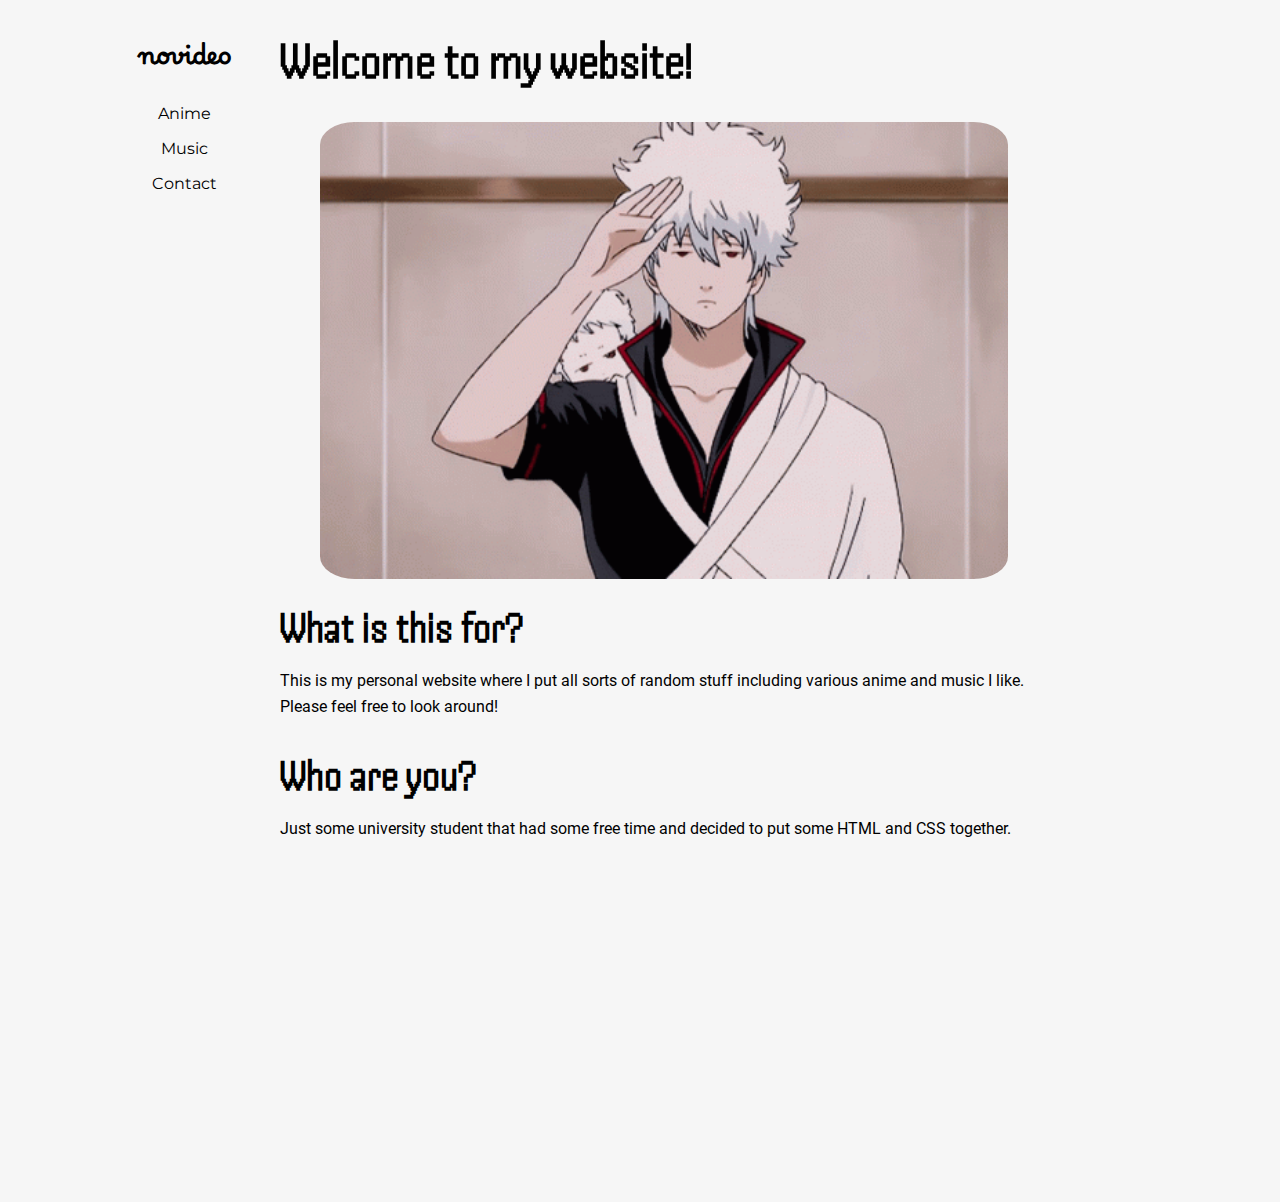
<file: index.html>
<!DOCTYPE html>
<html>
    <head>
        <meta charset = "utf-8">
        <title>novideo</title>
        <link rel="stylesheet" href="style.css">
        <meta name="viewport" content="width = device-width, initial-scale = 1">
        <link rel="shortcut icon" type="image/png" href="images/defaulticon.png">

        <meta property="og:title" content="novideo">
        <meta property="og:description" content="A personal website">
        <meta property="og:image" content="https://www.hdwallpapers.net/previews/shinsuke-takasugi-gintoki-sakata-gintama-505.jpg">
        <meta property="og:url" content="https://novideo.ca">
        <meta content="#43B581" data-react-helmet="true" name="theme-color" />
        <meta name="twitter:card" content="summary_large_image">        
    </head>
    
    <body>

        <header>
            <div>
                <strong>
                    <a href="./">novideo</a>
                </strong>
            </div>
            <div>
                <a href = "./anime">Anime</a>
                <a href = "./music">Music</a>
                <a href = "./contact">Contact</a>
            </div>
        </header>

        <main>
            <h1>Welcome to my website!</h1>
            <figure>
                <img src="images/gintoki_wave.gif" style="width:100%">
            </figure>
            
            <h2>What is this for?</h2>
            <p>This is my personal website where I put all sorts of random stuff including various anime and music I like. Please feel free to look around!</p>
            
            <h2>Who are you?</h2>
            <p>Just some university student that had some free time and decided to put some HTML and CSS together.</p>
        </main>

    </body>
</html>
</file>
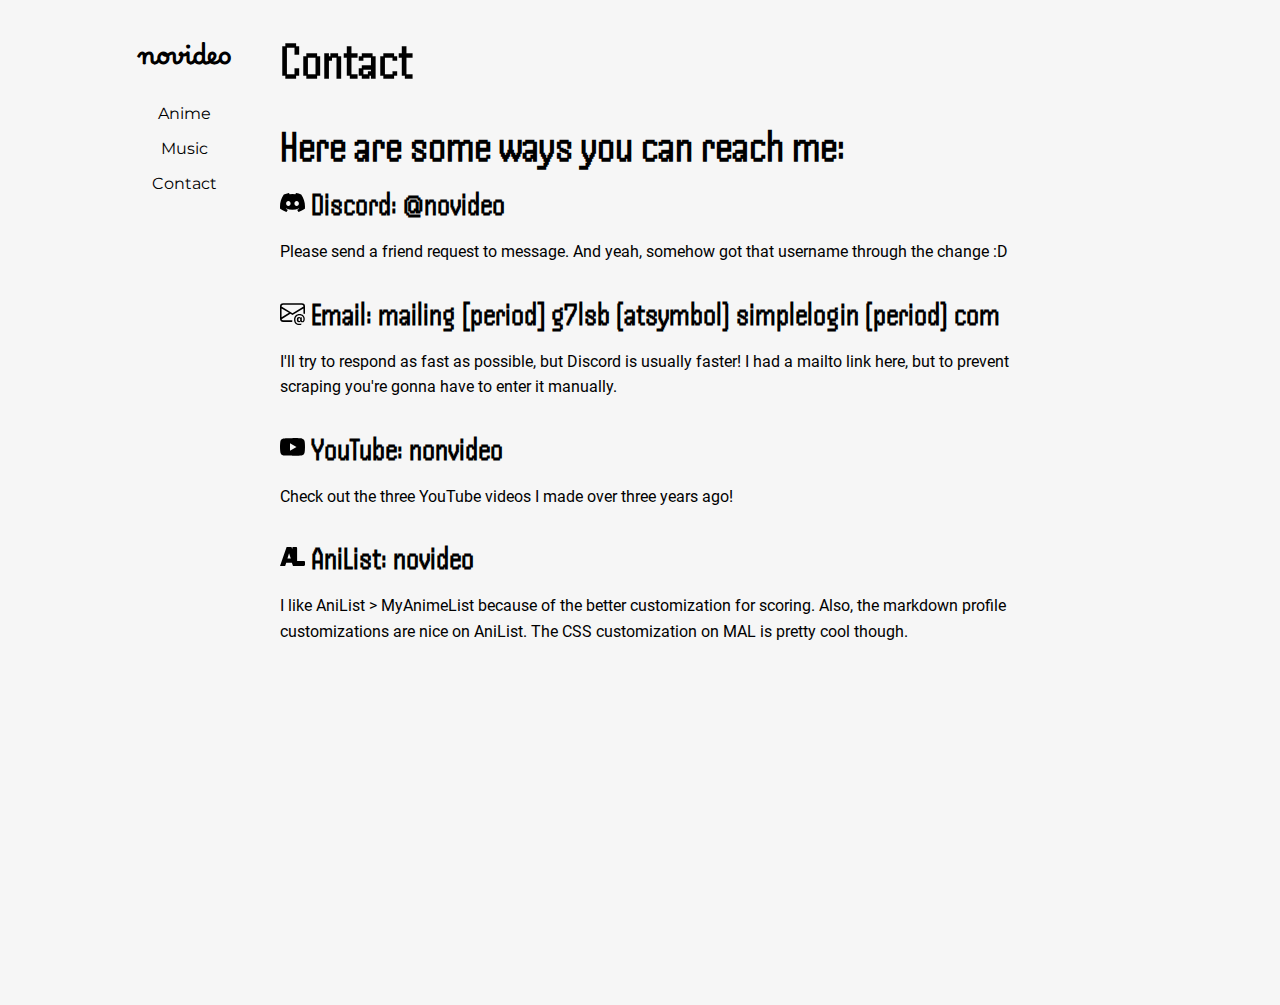
<file: contact.html>
<!DOCTYPE html>
<html>
    <head>
        <meta charset = "utf-8">
        <title>Contact</title>
        <link rel="stylesheet" href="style.css">
        <meta name="viewport" content="width = device-width, initial-scale = 1">
        <link rel="shortcut icon" type="image/png" href="images/defaulticon.png">

        <meta property="og:title" content="novideo">
        <meta property="og:description" content="A personal website">
        <meta property="og:image" content="https://www.hdwallpapers.net/previews/shinsuke-takasugi-gintoki-sakata-gintama-505.jpg">
        <meta property="og:url" content="https://novideo.ca">
        <meta content="#43B581" data-react-helmet="true" name="theme-color" />
        <meta name="twitter:card" content="summary_large_image">    
    </head>
    
    <body>

        <header>
            <div>
                <strong>
                    <a href="./">novideo</a>
                </strong>
            </div>
            <div>
                <a href = "./anime">Anime</a>
                <a href = "./music">Music</a>
                <a href = "./contact">Contact</a>
            </div>
        </header>

        <main>
            <h1>Contact</h1>
            <h2>Here are some ways you can reach me:</h2>

            <h3>
                <img src="images/discord.svg" width="25" height="25"> Discord: @<b>novideo</b>
            </h3>
            <p>Please send a friend request to message. And yeah, somehow got that username through the change :D</p>

            <h3> 
                <img src="images/email.svg" width="25" height="25"> Email: <b>mailing [period] g7lsb (atsymbol) simplelogin (period) com</b>
            </h3>
            <p>I'll try to respond as fast as possible, but Discord is usually faster! I had a mailto link here, but to prevent scraping you're gonna have to enter it manually.</p>

            <h3>
                <a href="https://www.youtube.com/channel/UCAk_hH_gJxBcKD_XaU-vL_w" target="blank">
                    <img src="images/youtube.svg" width="25" height="25"> YouTube: <b>nonvideo</b>
                </a>
            </h3>
            <p>Check out the three YouTube videos I made over three years ago!</p>

            <h3>
                <a href="https://anilist.co/user/novideo/" target="blank">
                    <img src="images/anilist.svg" width="25" height="25"> AniList: <b>novideo</b>
                </a>
            </h3>
            <p>I like AniList > MyAnimeList because of the better customization for scoring. Also, the markdown profile customizations are nice on AniList. The CSS customization on MAL is pretty cool though.</p>

        </main>

    </body>
</html>
</file>
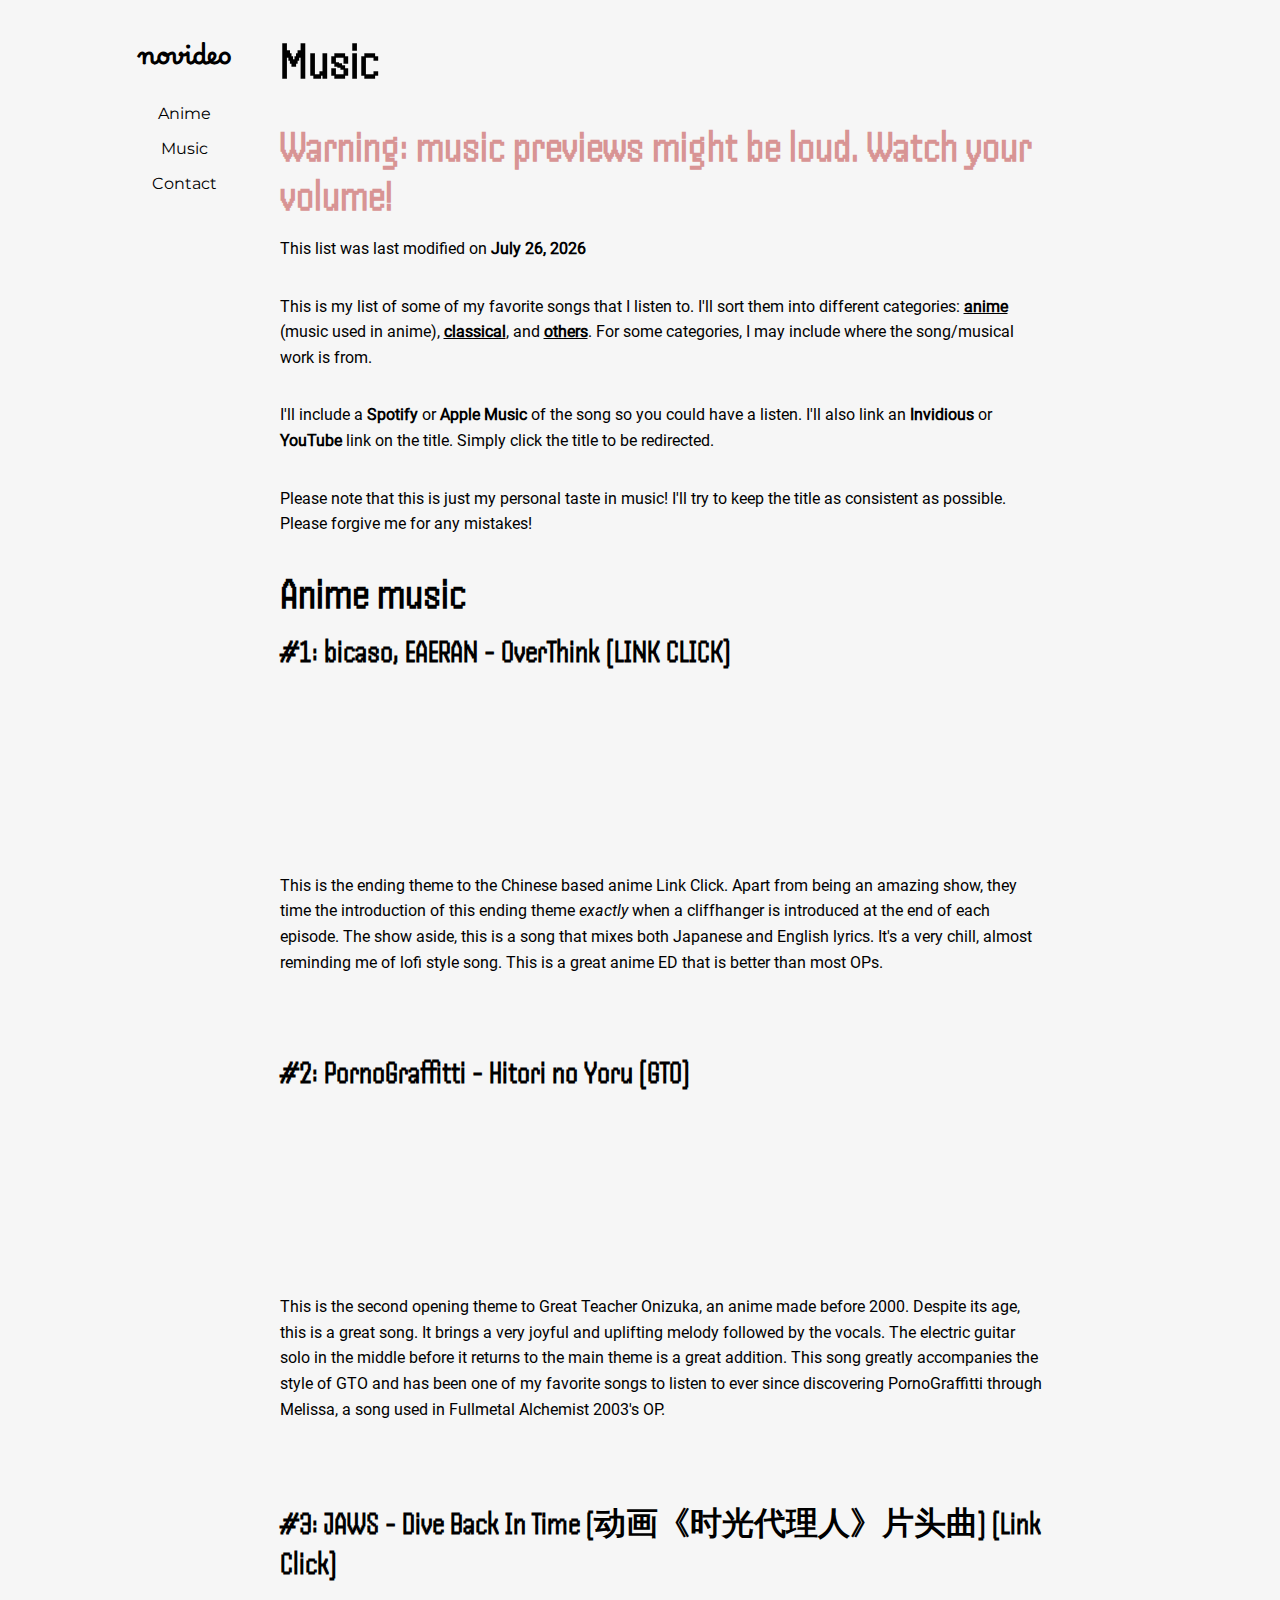
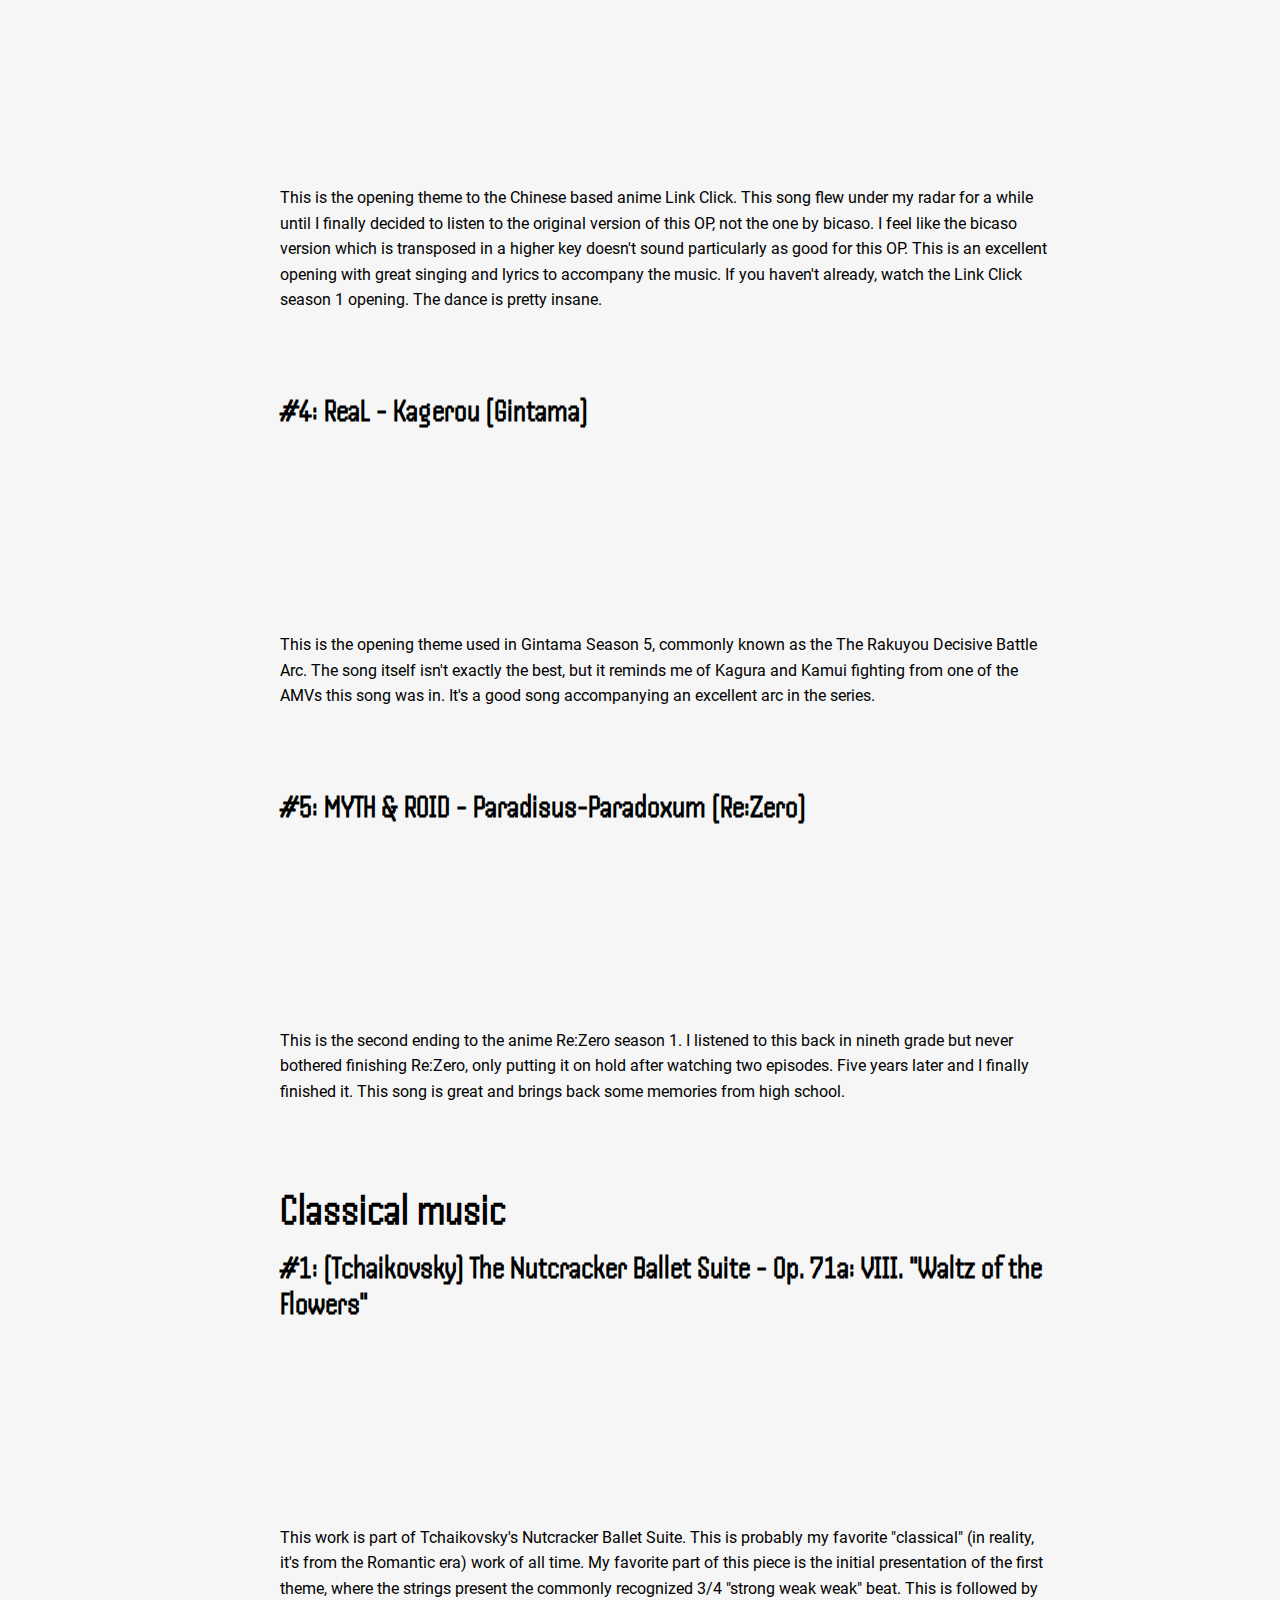
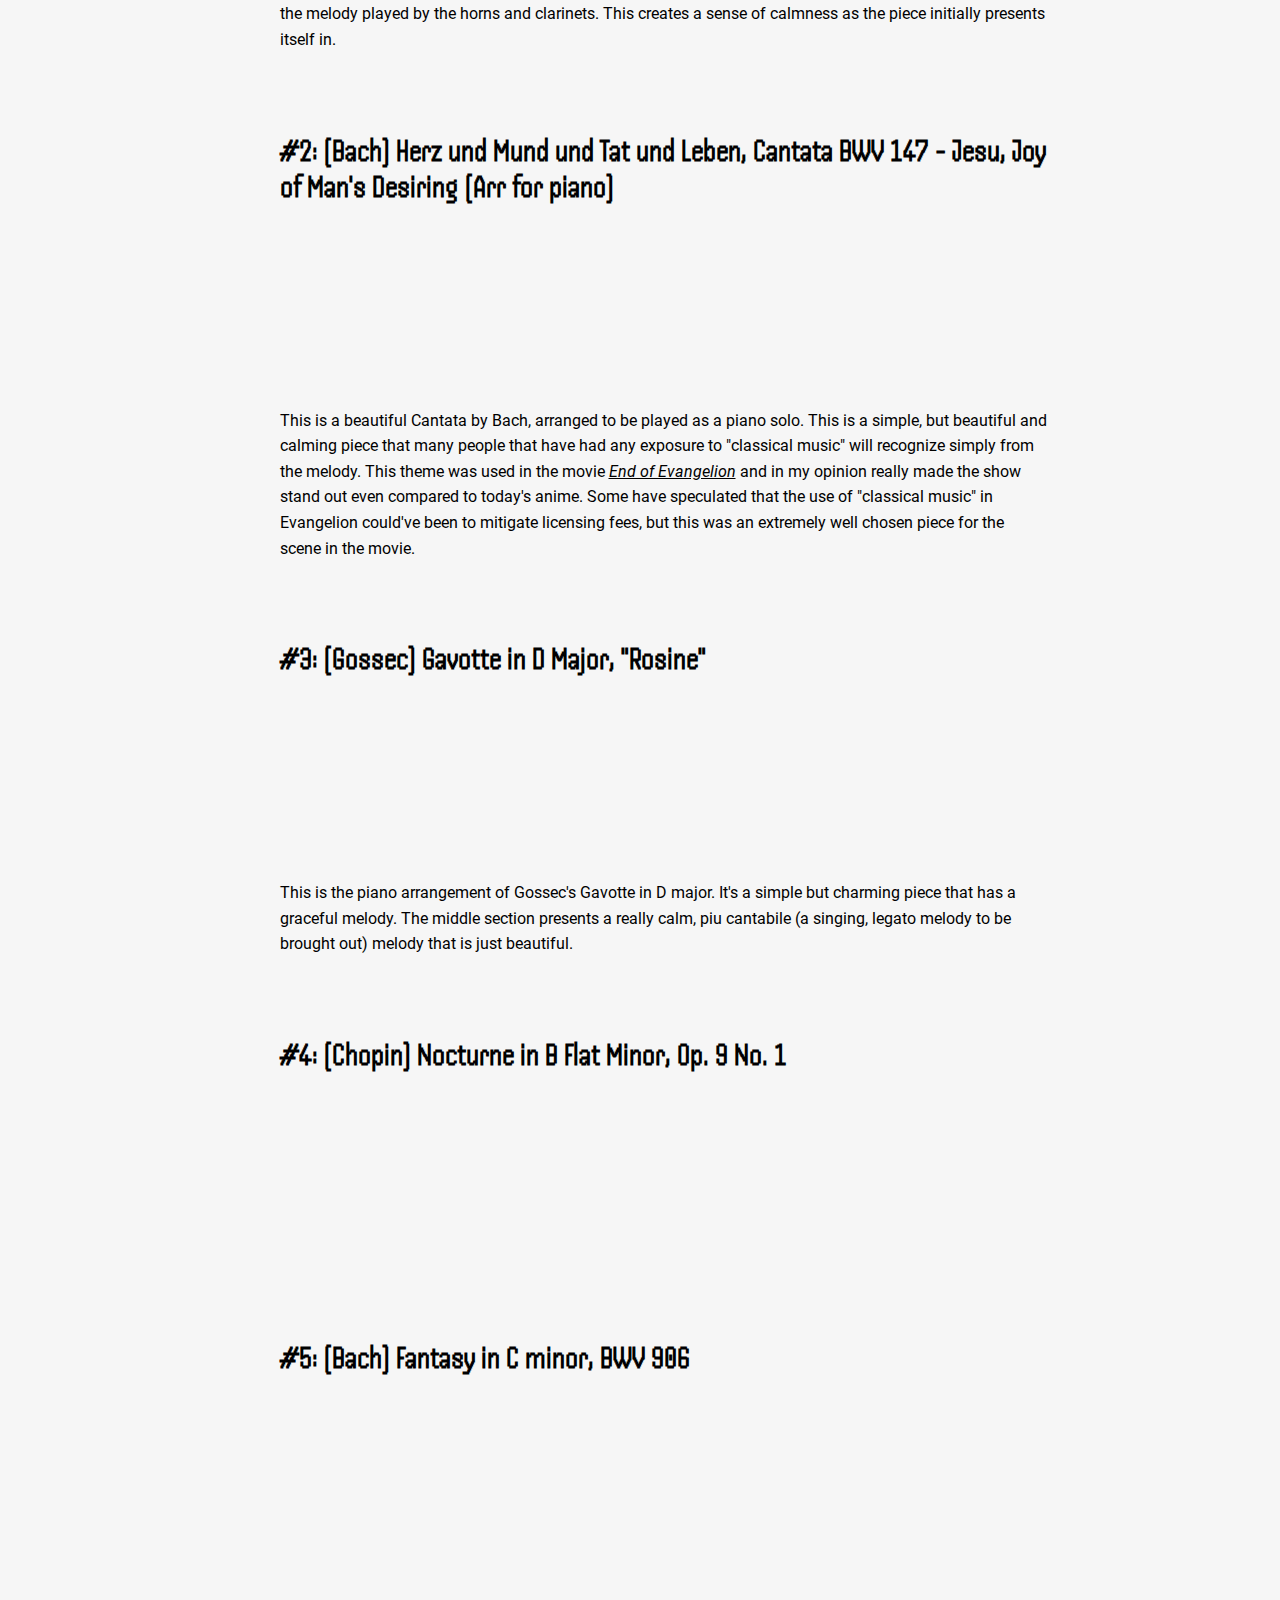
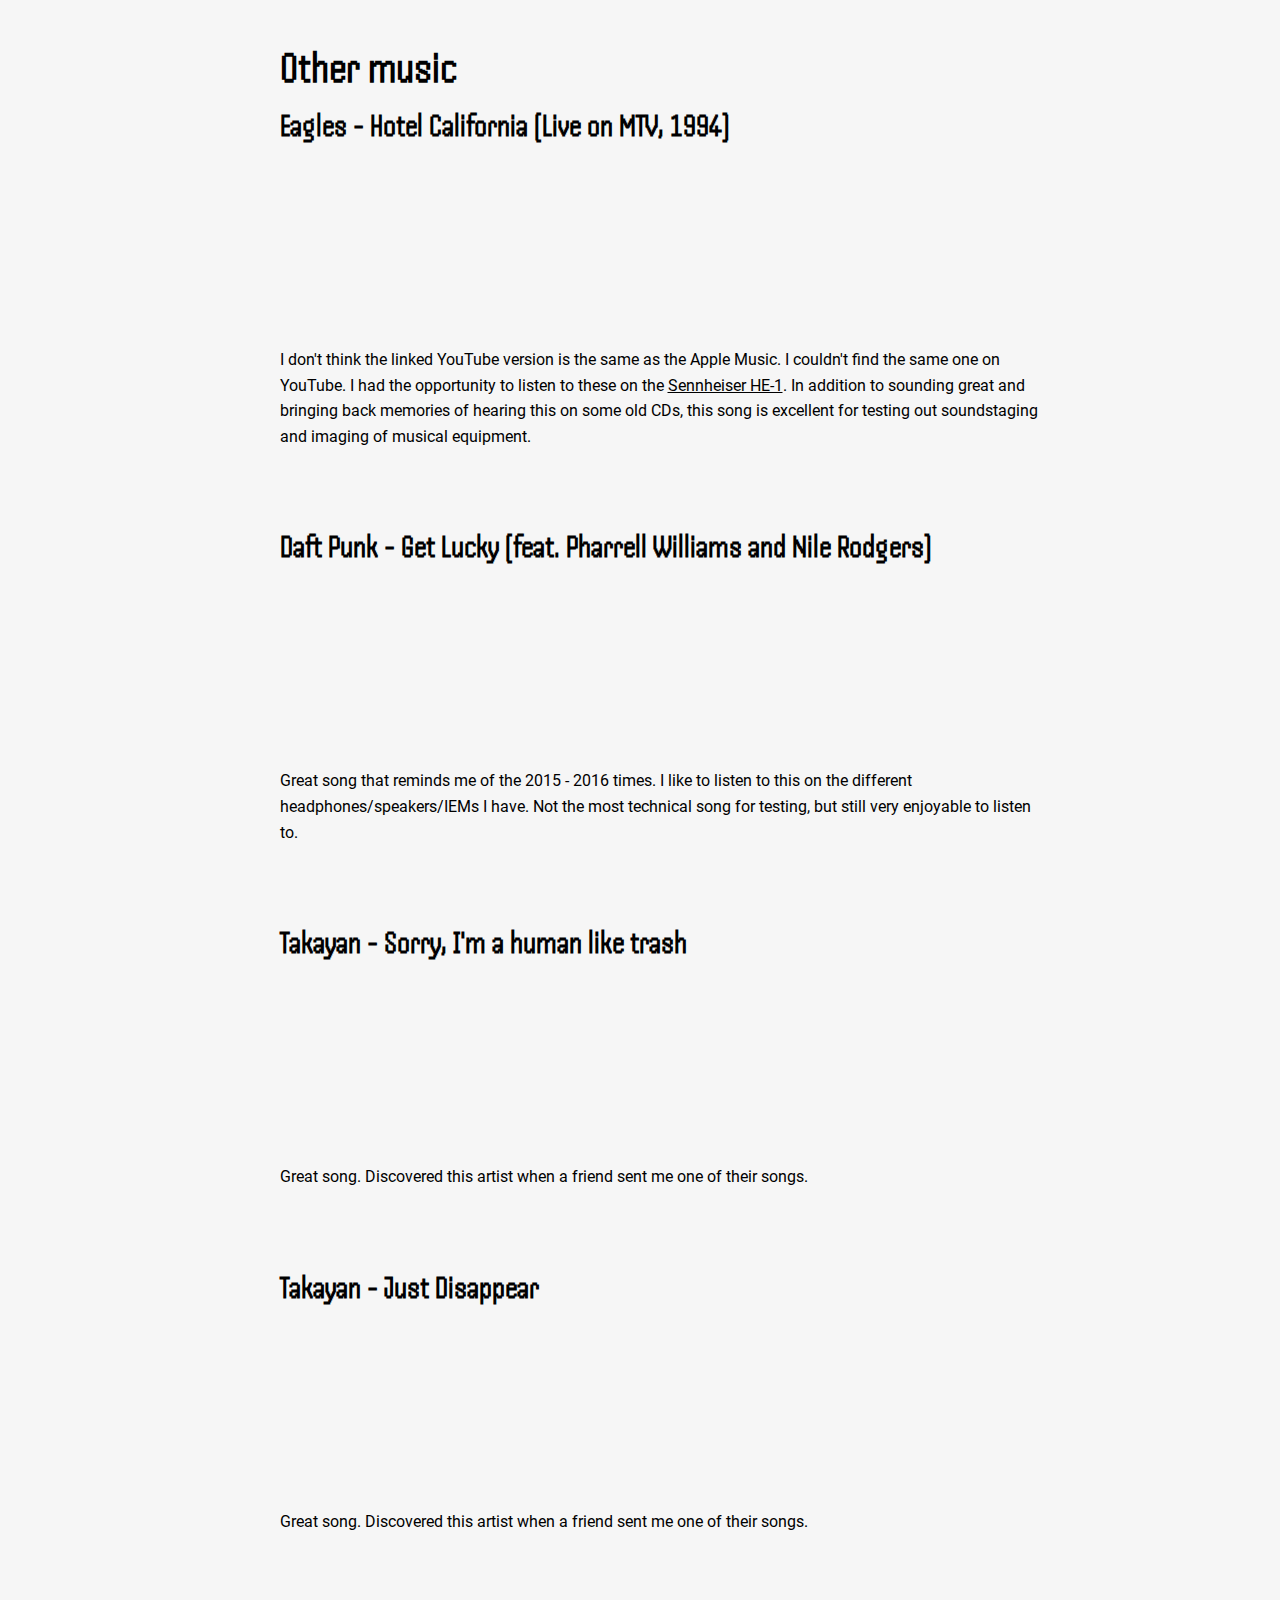
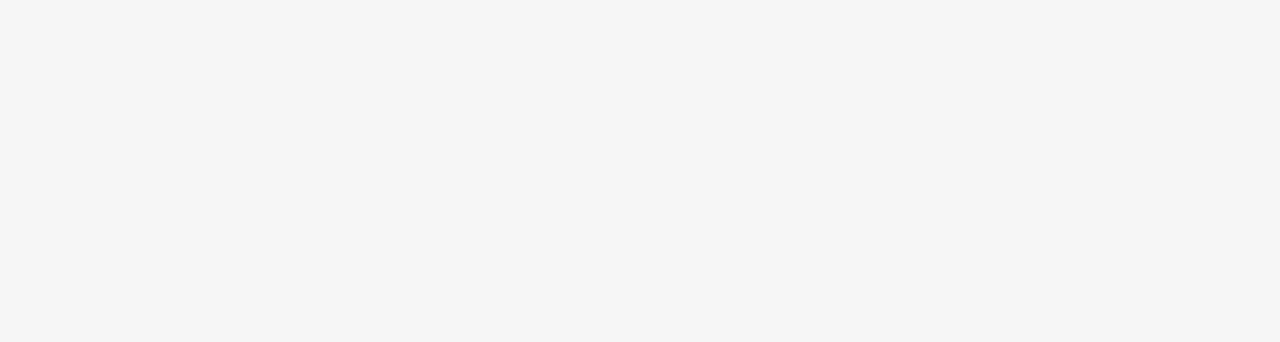
<file: music.html>
<!DOCTYPE html>
<html>
    <head>
        <meta charset = "utf-8">
        <title>Music</title>
        <link rel="stylesheet" href="style.css">
        <meta name="viewport" content="width = device-width, initial-scale = 1">
        <link rel="shortcut icon" type="image/png" href="images/defaulticon.png">
        
        <meta property="og:title" content="novideo">
        <meta property="og:description" content="A personal website">
        <meta property="og:image" content="https://www.hdwallpapers.net/previews/shinsuke-takasugi-gintoki-sakata-gintama-505.jpg">
        <meta property="og:url" content="https://novideo.ca">
        <meta content="#43B581" data-react-helmet="true" name="theme-color" />
        <meta name="twitter:card" content="summary_large_image">    
        <script>
            document.addEventListener("DOMContentLoaded", function() {
                var lastModified = new Date(document.lastModified);
                const options = { year: 'numeric', month: 'long', day: 'numeric' };
                var formattedDate = lastModified.toLocaleDateString(undefined, options);
                document.getElementById("lastModified").textContent = formattedDate;
            });
        </script>
    </head>
    
    <body>
        <header>
            <div>
                <strong>
                    <a href="./">novideo</a>
                </strong>
            </div>
            <div>
                <a href = "./anime">Anime</a>
                <a href = "./music">Music</a>
                <a href = "./contact">Contact</a>
            </div>
        </header>

        <main>
            <h1>Music</h1>
            <h2 style="color: #d89494">Warning: music previews might be loud. Watch your volume!</h2>

            <p>This list was last modified on <b><span id="lastModified"></span></b></p>
            <p>This is my list of some of my favorite songs that I listen to. I'll sort them into different categories: <a href="#anime_section"><b>anime</b></a> (music used in anime), <a href="#classical_section"><b>classical</b></a>, and <a href="#other_section"><b>others</b></a>. For some categories, I may include where the song/musical work is from.</p>
            <p>I'll include a <b>Spotify</b> or <b>Apple Music</b> of the song so you could have a listen. I'll also link an <b>Invidious</b> or <b>YouTube</b> link on the title. Simply click the title to be redirected.</p>
            <p>Please note that this is just my personal taste in music! I'll try to keep the title as consistent as possible. Please forgive me for any mistakes!</p>
            

            <h2 id="anime_section">Anime music</h2>
            <h3 style="margin-bottom: 0.5rem;">
                <a href="https://par1.iv.ggtyler.dev/watch?v=uumQcmD313M" target="blank">
                    #1: bicaso, EAERAN - OverThink (LINK CLICK)
                </a>
            </h3>
            <iframe allow="autoplay *; encrypted-media *; fullscreen *; clipboard-write" frameborder="0" height="175" style="width:100%;overflow:hidden;border-radius:10px;" sandbox="allow-forms allow-popups allow-same-origin allow-scripts allow-storage-access-by-user-activation allow-top-navigation-by-user-activation" src="https://embed.music.apple.com/us/album/overthink-feat-eaeran/1606089338?i=1606089348"></iframe>
            <p style="margin-bottom: 5rem;">
                This is the ending theme to the Chinese based anime Link Click. Apart from being an
                amazing show, they time the introduction of this ending theme <i>exactly</i> when
                a cliffhanger is introduced at the end of each episode. The show aside, this is a
                song that mixes both Japanese and English lyrics. It's a very chill, almost reminding
                me of lofi style song. This is a great anime ED that is better than most OPs.
            </p>

            <h3 style="margin-bottom: 0.5rem;">
                <a href="https://par1.iv.ggtyler.dev/watch?v=DHAsuzinals" target="blank">
                    #2: PornoGraffitti - Hitori no Yoru (GTO)
                </a>
            </h3>
            <iframe allow="autoplay *; encrypted-media *; fullscreen *; clipboard-write" frameborder="0" height="175" style="width:100%;overflow:hidden;border-radius:10px;" sandbox="allow-forms allow-popups allow-same-origin allow-scripts allow-storage-access-by-user-activation allow-top-navigation-by-user-activation" src="https://embed.music.apple.com/us/album/lonely-night/1434041611?i=1434041797"></iframe>
            <p style="margin-bottom: 5rem;">
                This is the second opening theme to Great Teacher Onizuka, an anime made before 2000.
                Despite its age, this is a great song. It brings a very joyful and uplifting melody followed
                by the vocals. The electric guitar solo in the middle before it returns to the main theme is 
                a great addition. This song greatly accompanies the style of GTO and has been one of my
                favorite songs to listen to ever since discovering PornoGraffitti through Melissa, a song used 
                in Fullmetal Alchemist 2003's OP.
            </p>

            <h3 style="margin-bottom: 0.5rem;">
                <a href="https://par1.iv.ggtyler.dev/watch?v=JfYPvPWSy0w" target="blank">
                    #3: JAWS - Dive Back In Time (动画《时光代理人》片头曲) (Link Click)
                </a>
            </h3>
            <iframe allow="autoplay *; encrypted-media *; fullscreen *; clipboard-write" frameborder="0" height="175" style="width:100%;overflow:hidden;border-radius:10px;" sandbox="allow-forms allow-popups allow-same-origin allow-scripts allow-storage-access-by-user-activation allow-top-navigation-by-user-activation" src="https://embed.music.apple.com/us/album/dive-back-in-time-%E5%8A%A8%E7%94%BB-%E6%97%B6%E5%85%89%E4%BB%A3%E7%90%86%E4%BA%BA-%E7%89%87%E5%A4%B4%E6%9B%B2/1636369626?i=1636369629"></iframe>
            <p style="margin-bottom: 5rem;">
                This is the opening theme to the Chinese based anime Link Click. This song flew under my radar
                for a while until I finally decided to listen to the original version of this OP, not the one by bicaso.
                I feel like the bicaso version which is transposed in a higher key doesn't sound particularly as good 
                for this OP. This is an excellent opening with great singing and lyrics to accompany the music. If you haven't already,
                watch the Link Click season 1 opening. The dance is pretty insane.
            </p>

            <h3 style="margin-bottom: 0.5rem;">
                <a href="https://par1.iv.ggtyler.dev/watch?v=MVY7N1DwRPA" target="blank">
                    #4: ReaL - Kagerou (Gintama)
                </a>
            </h3>
            <iframe allow="autoplay *; encrypted-media *; fullscreen *; clipboard-write" frameborder="0" height="175" style="width:100%;overflow:hidden;border-radius:10px;" sandbox="allow-forms allow-popups allow-same-origin allow-scripts allow-storage-access-by-user-activation allow-top-navigation-by-user-activation" src="https://embed.music.apple.com/us/album/kagerou/1538259803?i=1538259804"></iframe>
            <p style="margin-bottom: 5rem;">
                This is the opening theme used in Gintama Season 5, commonly known as the The Rakuyou Decisive Battle Arc. 
                The song itself isn't exactly the best, but it reminds me of Kagura and Kamui fighting from one of the AMVs 
                this song was in. It's a good song accompanying an excellent arc in the series.
            </p>

            <h3 style="margin-bottom: 0.5rem;">
                <a href="https://par1.iv.ggtyler.dev/watch?v=K5bm_ER9CKw" target="blank">
                    #5: MYTH & ROID - Paradisus-Paradoxum (Re:Zero)
                </a>
            </h3>
            <iframe allow="autoplay *; encrypted-media *; fullscreen *; clipboard-write" frameborder="0" height="175" style="width:100%;overflow:hidden;border-radius:10px;" sandbox="allow-forms allow-popups allow-same-origin allow-scripts allow-storage-access-by-user-activation allow-top-navigation-by-user-activation" src="https://embed.music.apple.com/us/album/paradisus-paradoxum/1225107690?i=1225107694"></iframe>
            <p style="margin-bottom: 5rem;">
                This is the second ending to the anime Re:Zero season 1. I listened to this back in 
                nineth grade but never bothered finishing Re:Zero, only putting it on hold after watching two episodes. 
                Five years later and I finally finished it. This song is great and brings back some memories from high school.
            </p>


            <h2 id="classical_section">Classical music</h2>
            <h3 style="margin-bottom: 0.5rem;">
                <a href="https://par1.iv.ggtyler.dev/watch?v=YPw3efunBXw" target="blank">
                    #1: (Tchaikovsky) The Nutcracker Ballet Suite - Op. 71a: VIII. "Waltz of the Flowers"
                </a>
            </h3>
            <iframe allow="autoplay *; encrypted-media *; fullscreen *; clipboard-write" frameborder="0" height="175" style="width:100%;overflow:hidden;border-radius:10px;" sandbox="allow-forms allow-popups allow-same-origin allow-scripts allow-storage-access-by-user-activation allow-top-navigation-by-user-activation" src="https://embed.music.apple.com/us/album/the-nutcracker-op-71-act-ii-no-13-waltz-of-the-flowers/752033492?i=752036438"></iframe>
            <p style="margin-bottom: 5rem;">
                This work is part of Tchaikovsky's Nutcracker Ballet Suite. This is probably my favorite
                "classical" (in reality, it's from the Romantic era) work of all time. My favorite part of this piece
                is the initial presentation of the first theme, where the strings present the commonly recognized 3/4 
                "strong weak weak" beat. This is followed by the melody played by the horns and clarinets. This creates 
                a sense of calmness as the piece initially presents itself in.
            </p>

            <h3 style="margin-bottom: 0.5rem;">
                <a href="https://www.youtube.com/watch?v=NA12NaFMF9o" target="blank">
                    #2: (Bach) Herz und Mund und Tat und Leben, Cantata BWV 147 - Jesu, Joy of Man's Desiring (Arr for piano)
                </a>
            </h3>
            <iframe allow="autoplay *; encrypted-media *; fullscreen *; clipboard-write" frameborder="0" height="175" style="width:100%;overflow:hidden;border-radius:10px;" sandbox="allow-forms allow-popups allow-same-origin allow-scripts allow-storage-access-by-user-activation allow-top-navigation-by-user-activation" src="https://embed.music.apple.com/us/album/herz-und-mund-und-tat-und-leben-cantata-bwv-147-jesu/1577776877?i=1577793875"></iframe>
            <p style="margin-bottom: 5rem;">
                This is a beautiful Cantata by Bach, arranged to be played as a piano solo. This is a simple, but beautiful
                and calming piece that many people that have had any exposure to "classical music" will recognize simply 
                from the melody. This theme was used in the movie <a href="https://anilist.co/anime/32/Neon-Genesis-Evangelion-The-End-of-Evangelion/" target="blank"><i>End of Evangelion</i></a> and in my opinion really made 
                the show stand out even compared to today's anime. Some have speculated that the use of "classical music" in 
                Evangelion could've been to mitigate licensing fees, but this was an extremely well chosen piece for the scene in the 
                movie.
            </p>
            
            <h3 style="margin-bottom: 0.5rem;">
                <a href="https://www.youtube.com/watch?v=c7un99bX8MI" target="blank">
                    #3: (Gossec) Gavotte in D Major, "Rosine"
                </a>
            </h3>
            <iframe allow="autoplay *; encrypted-media *; fullscreen *; clipboard-write" frameborder="0" height="175" style="width:100%;overflow:hidden;border-radius:10px;" sandbox="allow-forms allow-popups allow-same-origin allow-scripts allow-storage-access-by-user-activation allow-top-navigation-by-user-activation" src="https://embed.music.apple.com/us/album/gavotte-in-d-major-rosine/537694762?i=537695034"></iframe>
            <p style="margin-bottom: 5rem;">
                This is the piano arrangement of Gossec's Gavotte in D major. It's a simple but charming piece that has a 
                graceful melody. The middle section presents a really calm, piu cantabile (a singing, legato melody to be brought out) 
                melody that is just beautiful. 
            </p>

            <h3 style="margin-bottom: 0.5rem;">
                <a href="https://www.youtube.com/watch?v=o0saoNpTGwQ" target="blank">
                    #4: (Chopin) Nocturne in B Flat Minor, Op. 9 No. 1
                </a>
            </h3>
            <iframe allow="autoplay *; encrypted-media *; fullscreen *; clipboard-write" frameborder="0" height="175" style="width:100%;overflow:hidden;border-radius:10px;" sandbox="allow-forms allow-popups allow-same-origin allow-scripts allow-storage-access-by-user-activation allow-top-navigation-by-user-activation" src="https://embed.music.apple.com/us/album/nocturne-in-b-flat-minor-op-9-no-1/882914106?i=882914381"></iframe>
            <p style="margin-bottom: 5rem;">
            
            </p>

            <h3 style="margin-bottom: 0.5rem;">
                <a href="https://www.youtube.com/watch?v=FR9sScMeS_o" target="blank">
                    #5: (Bach) Fantasy in C minor, BWV 906
                </a>
            </h3>
            <iframe allow="autoplay *; encrypted-media *; fullscreen *; clipboard-write" frameborder="0" height="175" style="width:100%;overflow:hidden;border-radius:10px;" sandbox="allow-forms allow-popups allow-same-origin allow-scripts allow-storage-access-by-user-activation allow-top-navigation-by-user-activation" src="https://embed.music.apple.com/us/album/fantasy-in-c-minor-bwv-906/423347626?i=423347663"></iframe>
            <p style="margin-bottom: 5rem;"></p>


            <h2 id="other_section">Other music</h2>
            <h3 style="margin-bottom: 0.5rem;">
                <a href="https://www.youtube.com/watch?v=LiVTN28ZTGk" target="blank">
                    Eagles - Hotel California (Live on MTV, 1994)
                </a>
            </h3>
            <iframe allow="autoplay *; encrypted-media *; fullscreen *; clipboard-write" frameborder="0" height="175" style="width:100%;overflow:hidden;border-radius:10px;" sandbox="allow-forms allow-popups allow-same-origin allow-scripts allow-storage-access-by-user-activation allow-top-navigation-by-user-activation" src="https://embed.music.apple.com/us/album/hotel-california-live-on-mtv-1994/1453924216?i=1453925093"></iframe>
            <p style="margin-bottom: 5rem;">
                I don't think the linked YouTube version is the same 
                as the Apple Music. I couldn't find the same one on YouTube. I had the opportunity 
                to listen to these on the <a href="https://www.sennheiser-hearing.com/en-CA/p/sennheiser-he-1/" target="blank">Sennheiser HE-1</a>. 
                In addition to sounding great and bringing back memories of hearing this on some old CDs, this song is 
                excellent for testing out soundstaging and imaging of musical equipment.
            </p>

            <h3 style="margin-bottom: 0.5rem;">
                <a href="https://www.youtube.com/watch?v=4D7u5KF7SP8" target="blank">
                    Daft Punk - Get Lucky (feat. Pharrell Williams and Nile Rodgers)
                </a>
            </h3>
            <iframe allow="autoplay *; encrypted-media *; fullscreen *; clipboard-write" frameborder="0" height="175" style="width:100%;overflow:hidden;border-radius:10px;" sandbox="allow-forms allow-popups allow-same-origin allow-scripts allow-storage-access-by-user-activation allow-top-navigation-by-user-activation" src="https://embed.music.apple.com/us/album/get-lucky/617154241?i=617154366"></iframe>
            <p style="margin-bottom: 5rem;">
                Great song that reminds me of the 2015 - 2016 times. 
                I like to listen to this on the different headphones/speakers/IEMs I have. 
                Not the most technical song for testing, but still very enjoyable to listen to.
            </p>

            <h3 style="margin-bottom: 0.5rem;">
                <a href="https://www.youtube.com/watch?v=L0XoEb3xujE" target="blank">
                    Takayan - Sorry, I'm a human like trash
                </a>
            </h3>
            <iframe allow="autoplay *; encrypted-media *; fullscreen *; clipboard-write" frameborder="0" height="175" style="width:100%;overflow:hidden;border-radius:10px;" sandbox="allow-forms allow-popups allow-same-origin allow-scripts allow-storage-access-by-user-activation allow-top-navigation-by-user-activation" src="https://embed.music.apple.com/us/album/sorry-im-a-human-like-trash/1522840016?i=1522840025"></iframe>
            <p style="margin-bottom: 5rem;">
                Great song. Discovered this artist when a friend sent me one of their songs.
            </p>

            <h3 style="margin-bottom: 0.5rem;">
                <a href="https://www.youtube.com/watch?v=Ezx-b8LSOf4" target="blank">
                    Takayan - Just Disappear
                </a>
            </h3>
            <iframe allow="autoplay *; encrypted-media *; fullscreen *; clipboard-write" frameborder="0" height="175" style="width:100%;overflow:hidden;border-radius:10px;" sandbox="allow-forms allow-popups allow-same-origin allow-scripts allow-storage-access-by-user-activation allow-top-navigation-by-user-activation" src="https://embed.music.apple.com/us/album/just-disappear/1516727278?i=1516727500"></iframe>
            <p style="margin-bottom: 5rem;">
                Great song. Discovered this artist when a friend sent me one of their songs.
            </p>
            
        </main>
    </body>
</html>
</file>
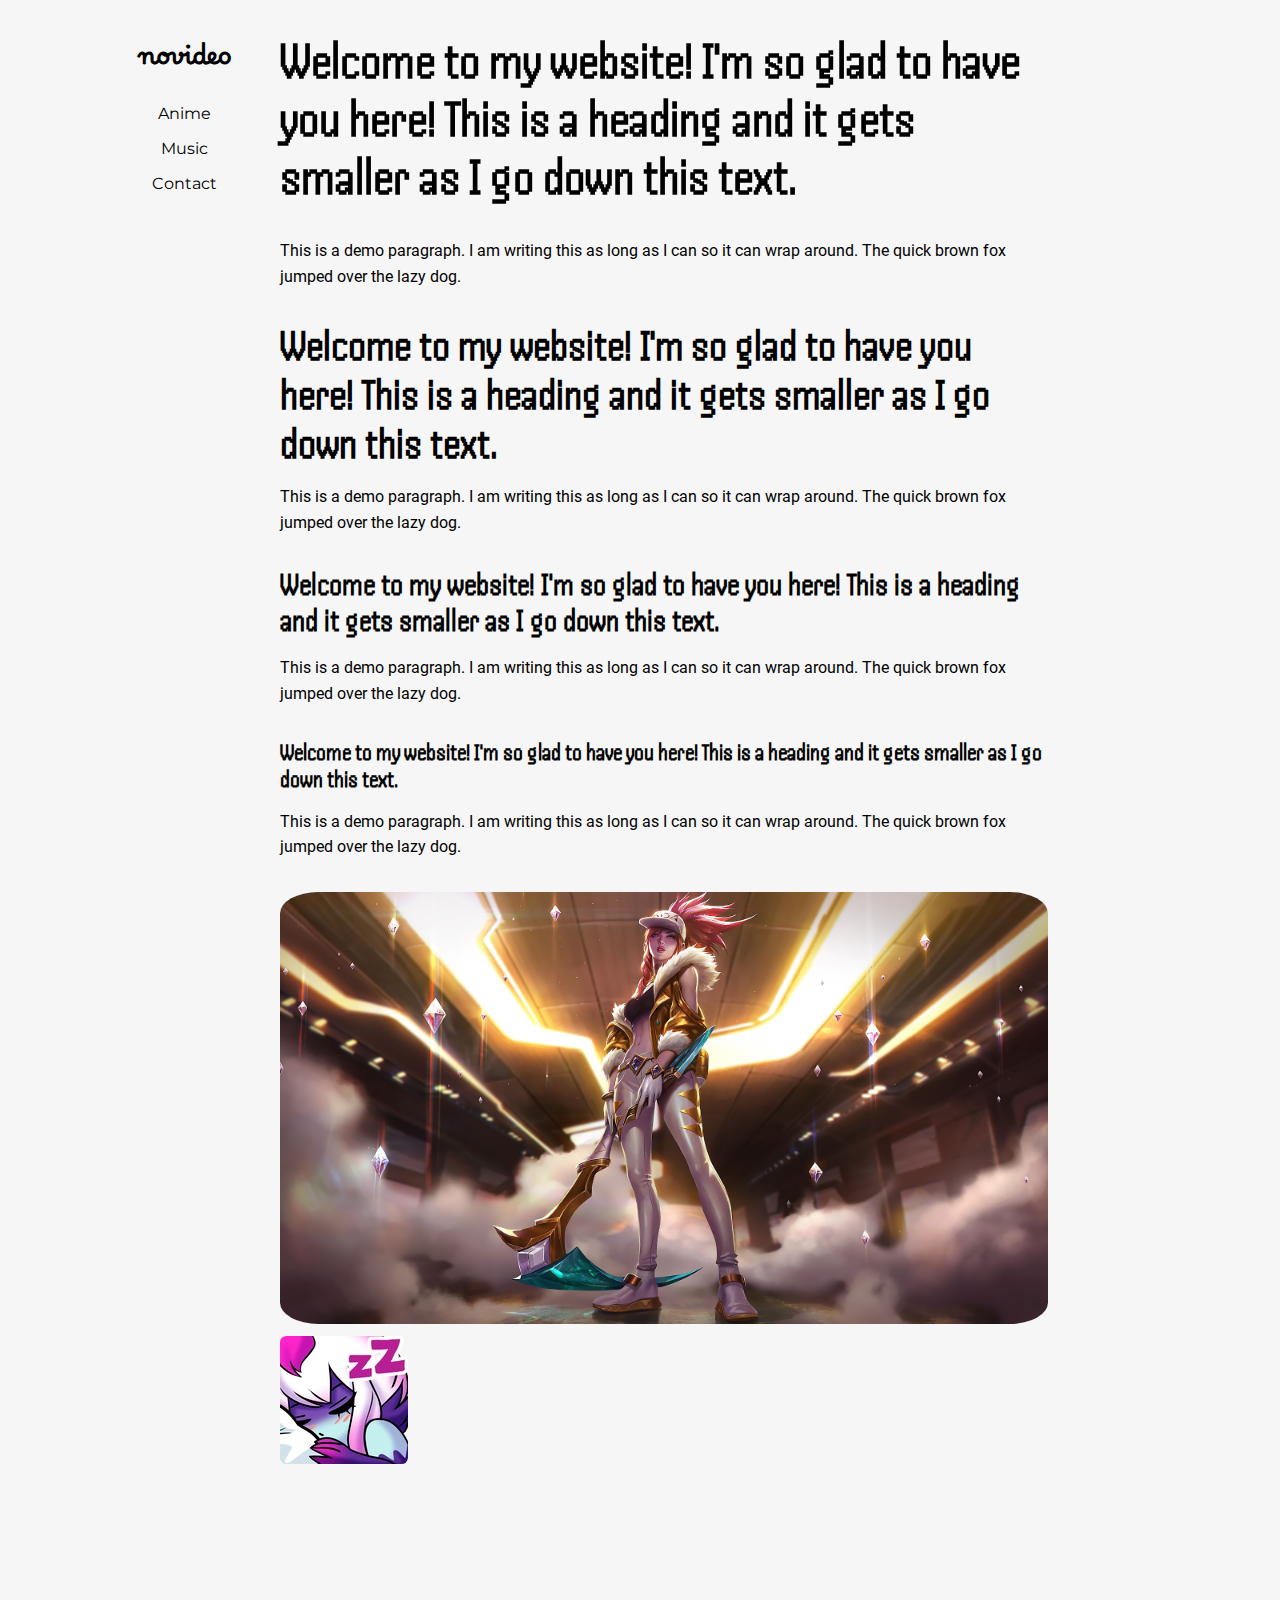
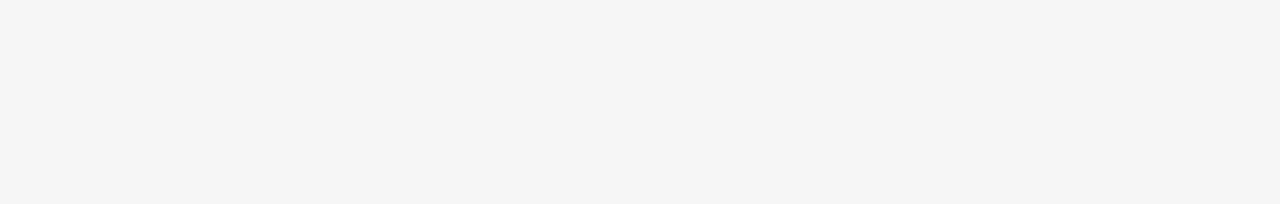
<file: template.html>
<!DOCTYPE html>
<html>
    <head>
        <meta charset = "utf-8">
        <title>novideo</title>
        <link rel="stylesheet" href="style.css">
        <meta name="viewport" content="width = device-width, initial-scale = 1">
        <link rel="shortcut icon" type="image/png" href="images/defaulticon.png">

        <meta name="twitter:card" content="summary">
        <meta property="og:title" content="novideo">
        <meta property="og:description" content="A personal website">
        <meta property="og:image" content="https://www.hdwallpapers.net/previews/shinsuke-takasugi-gintoki-sakata-gintama-505.jpg">
        <meta property="og:url" content="https://novideo.ca">
    </head>
    
    <body>

        <header>
            <div>
                <strong>
                    <a href="./">novideo</a>
                </strong>
            </div>
            <div>
                <a href = "./anime">Anime</a>
                <a href = "./music">Music</a>
                <a href = "./contact">Contact</a>
            </div>
        </header>

        <main>
            <h1>Welcome to my website! I'm so glad to have you here! This is a heading and it gets smaller as I go down this text.</h1>
            <p>This is a demo paragraph. I am writing this as long as I can so it can wrap around. The quick brown fox jumped over the lazy dog.</p>
            <h2>Welcome to my website! I'm so glad to have you here! This is a heading and it gets smaller as I go down this text.</h2>
            <p>This is a demo paragraph. I am writing this as long as I can so it can wrap around. The quick brown fox jumped over the lazy dog.</p>
            <h3>Welcome to my website! I'm so glad to have you here! This is a heading and it gets smaller as I go down this text.</h3>
            <p>This is a demo paragraph. I am writing this as long as I can so it can wrap around. The quick brown fox jumped over the lazy dog.</p>
            <h4>Welcome to my website! I'm so glad to have you here! This is a heading and it gets smaller as I go down this text.</h4>
            <p>This is a demo paragraph. I am writing this as long as I can so it can wrap around. The quick brown fox jumped over the lazy dog.</p>
            <img src="images/kda.jpg">
            <img src="images/eve_sleep_demo.png">
        </main>

    </body>
</html>
</file>
<file: style.css>
/* ---Fonts---*/
/* montserrat-regular - latin */
@font-face {
    font-display: swap; /* Check https://developer.mozilla.org/en-US/docs/Web/CSS/@font-face/font-display for other options. */
    font-family: 'Montserrat';
    font-style: normal;
    font-weight: 400;
    src: url('./fonts/montserrat-v25-latin-regular.woff2') format('woff2'); /* Chrome 36+, Opera 23+, Firefox 39+, Safari 12+, iOS 10+ */
  }
  
/* montserrat-500 - latin */
@font-face {
    font-display: swap; /* Check https://developer.mozilla.org/en-US/docs/Web/CSS/@font-face/font-display for other options. */
    font-family: 'Montserrat';
    font-style: normal;
    font-weight: 500;
    src: url('./fonts/montserrat-v25-latin-500.woff2') format('woff2'); /* Chrome 36+, Opera 23+, Firefox 39+, Safari 12+, iOS 10+ */
}

/* handjet-300 - latin */
@font-face {
    font-display: swap; /* Check https://developer.mozilla.org/en-US/docs/Web/CSS/@font-face/font-display for other options. */
    font-family: 'Handjet';
    font-style: normal;
    font-weight: 300;
    src: url('./fonts/handjet-v17-latin-300.woff2') format('woff2'); /* Chrome 36+, Opera 23+, Firefox 39+, Safari 12+, iOS 10+ */
  }
  
  /* handjet-regular - latin */
@font-face {
    font-display: swap; /* Check https://developer.mozilla.org/en-US/docs/Web/CSS/@font-face/font-display for other options. */
    font-family: 'Handjet';
    font-style: normal;
    font-weight: 400;
    src: url('./fonts/handjet-v17-latin-regular.woff2') format('woff2'); /* Chrome 36+, Opera 23+, Firefox 39+, Safari 12+, iOS 10+ */
}

/* roboto-regular - latin */
@font-face {
    font-display: swap; /* Check https://developer.mozilla.org/en-US/docs/Web/CSS/@font-face/font-display for other options. */
    font-family: 'Roboto';
    font-style: normal;
    font-weight: 400;
    src: url('../fonts/roboto-v30-latin-regular.woff2') format('woff2'); /* Chrome 36+, Opera 23+, Firefox 39+, Safari 12+, iOS 10+ */
}
  
  /* roboto-italic - latin */
@font-face {
    font-display: swap; /* Check https://developer.mozilla.org/en-US/docs/Web/CSS/@font-face/font-display for other options. */
    font-family: 'Roboto';
    font-style: italic;
    font-weight: 400;
    src: url('../fonts/roboto-v30-latin-italic.woff2') format('woff2'); /* Chrome 36+, Opera 23+, Firefox 39+, Safari 12+, iOS 10+ */
}
  

/* borel-regular - latin */
@font-face {
    font-display: swap; /* Check https://developer.mozilla.org/en-US/docs/Web/CSS/@font-face/font-display for other options. */
    font-family: 'Borel';
    font-style: normal;
    font-weight: 400;
    src: url('./fonts/borel-v2-latin-regular.woff2') format('woff2'); /* Chrome 36+, Opera 23+, Firefox 39+, Safari 12+, iOS 10+ */
}

body {
    background-color: #F6F6F6;
}

/* handles dark theme */
@media (prefers-color-scheme: dark) {
    body {
        background-color: #1f1e1e;
        color: #ffffff;
    }

    body header a {
        color: #ffffff;
    }

    body main p a:link,
    body main :visited {
        text-decoration-line: underline;
        color: #ffffff
    }

    body main a:link,
    body main :visited {
        text-decoration-line: none;
        color: #ffffff
    }

    body main p a:hover {
        color: #d89494;
        transition: all 0.2s ease 0s;
    }

    body main a:hover {
        color: #d89494;
        transition: all 0.2s ease 0s;
    }

    body main img[src$=".svg"] { /* inverting of only images that end in .svg aka logos  */
        -webkit-filter: invert(100%);
                filter: invert(100%);
    }
}

/* ---header css start--- */
header { /* restricts the size of header section */
    max-width: 32rem;
    margin: 0 auto;
    font-size: 1rem;
    font-family: "Montserrat", sans-serif;
}


header a {
    color: #000000;
    transition: all 0.2s ease 0s;
}

header strong { /* logo */
    font-family: 'Borel', cursive;
    font-size: 1.5rem;
}

header a:hover {
    color: #88ff88;
}

/* eliminates link visited line */
header a:link,
header a:visited {
    text-decoration-line: none;
}
/* ---header css end--- */

/* ---main css start--- */
main { /* restricts the size of main section */
    max-width: 48rem;
    margin: 0 auto;
}

main img:not([src$=".svg"]) { /* restricts the size of images that do NOT end in '.svg' */
    max-width: 100%;
    margin-bottom: 0.5rem;
    border-radius: 5%;
}

main h1 {
    font-size: 3.25rem;
    margin: 2rem 0rem;
    font-family: 'Handjet', cursive;
}

main h2 {
    font-size: 2.75rem;
    margin: 1rem 0rem;
    font-family: 'Handjet', cursive;
}

main h3 {
    font-size: 2rem;
    margin: 1rem 0rem;
    font-family: 'Handjet', cursive;
}

main h4 {
    font-size: 1.5rem;
    margin: 1rem 0rem;
    font-family: 'Handjet', cursive;
}

main p {
    font-family: 'Roboto', sans-serif;
    line-height: 1.6rem;
    margin-bottom: 2rem;
}

main iframe {
    margin-bottom: 0rem;
}

main figure {
    font-family: 'Roboto', sans-serif;
    font-style: italic;
    display: flex;
    flex-direction: column;
    align-items: center;
    text-align: center;
}

main p a:link,
main :visited {
    text-decoration-line: underline;
    color: #000000;
}

main a:link,
main :visited {
    text-decoration-line: none;
    color: #000000
}

main a:hover {
    color: #d89494;
    transition: all 0.2s ease 0s;
}


/* ---main css end--- */

/* manages space for full screen devices*/
@media(min-width:66.875rem) {
    body {
        margin-top: 2rem;
        display: grid;
        grid-template-columns: auto auto;
        grid-gap: 3rem; /* adjusts gap between navi bar and body */
        justify-items: left;
    }

    main {
        margin: 0rem 0rem 20rem;
        margin-right: 6rem; /* leaves margin space on right */
    }

    main :first-child {
        margin-top: 0rem;
    }

    header {
        margin: 0;
        margin-top: 0.5rem;
        justify-self: right;
        flex-direction: column;
        justify-content: right;
        text-align: center;
        display: flex;
        flex-wrap: wrap;
        gap: 1rem;
    }

    header div {
        flex-direction: column;
        justify-content: right;
        text-align: center;
        display: flex;
        flex-wrap: wrap;
        gap: 1rem;
    }
}

/* manages space for smaller screen devices*/
@media (max-width: 66.875rem) {
    body {
        margin-top: 2rem;
        display: grid;
        grid-template-columns: auto;
        grid-gap: 3rem;
        justify-items: left;
    }

    main {
        margin: 0rem 20rem;
        margin-right: 2rem;
        margin-left: 2rem;
    }

    main :first-child {
        margin-top: 0rem;
    }

    header {
        margin-top: 0.5rem;
        justify-self: center;
        flex-direction: row;
        text-align: center;
        align-items: center;
        gap: 1rem;
    }

    header div {
        flex-direction: row;
        text-align: center;
        align-items: center;
        justify-items: center;
        gap: 2rem;
    }

    header div a {
        margin-inline: 1rem;
    }
}
</file>
